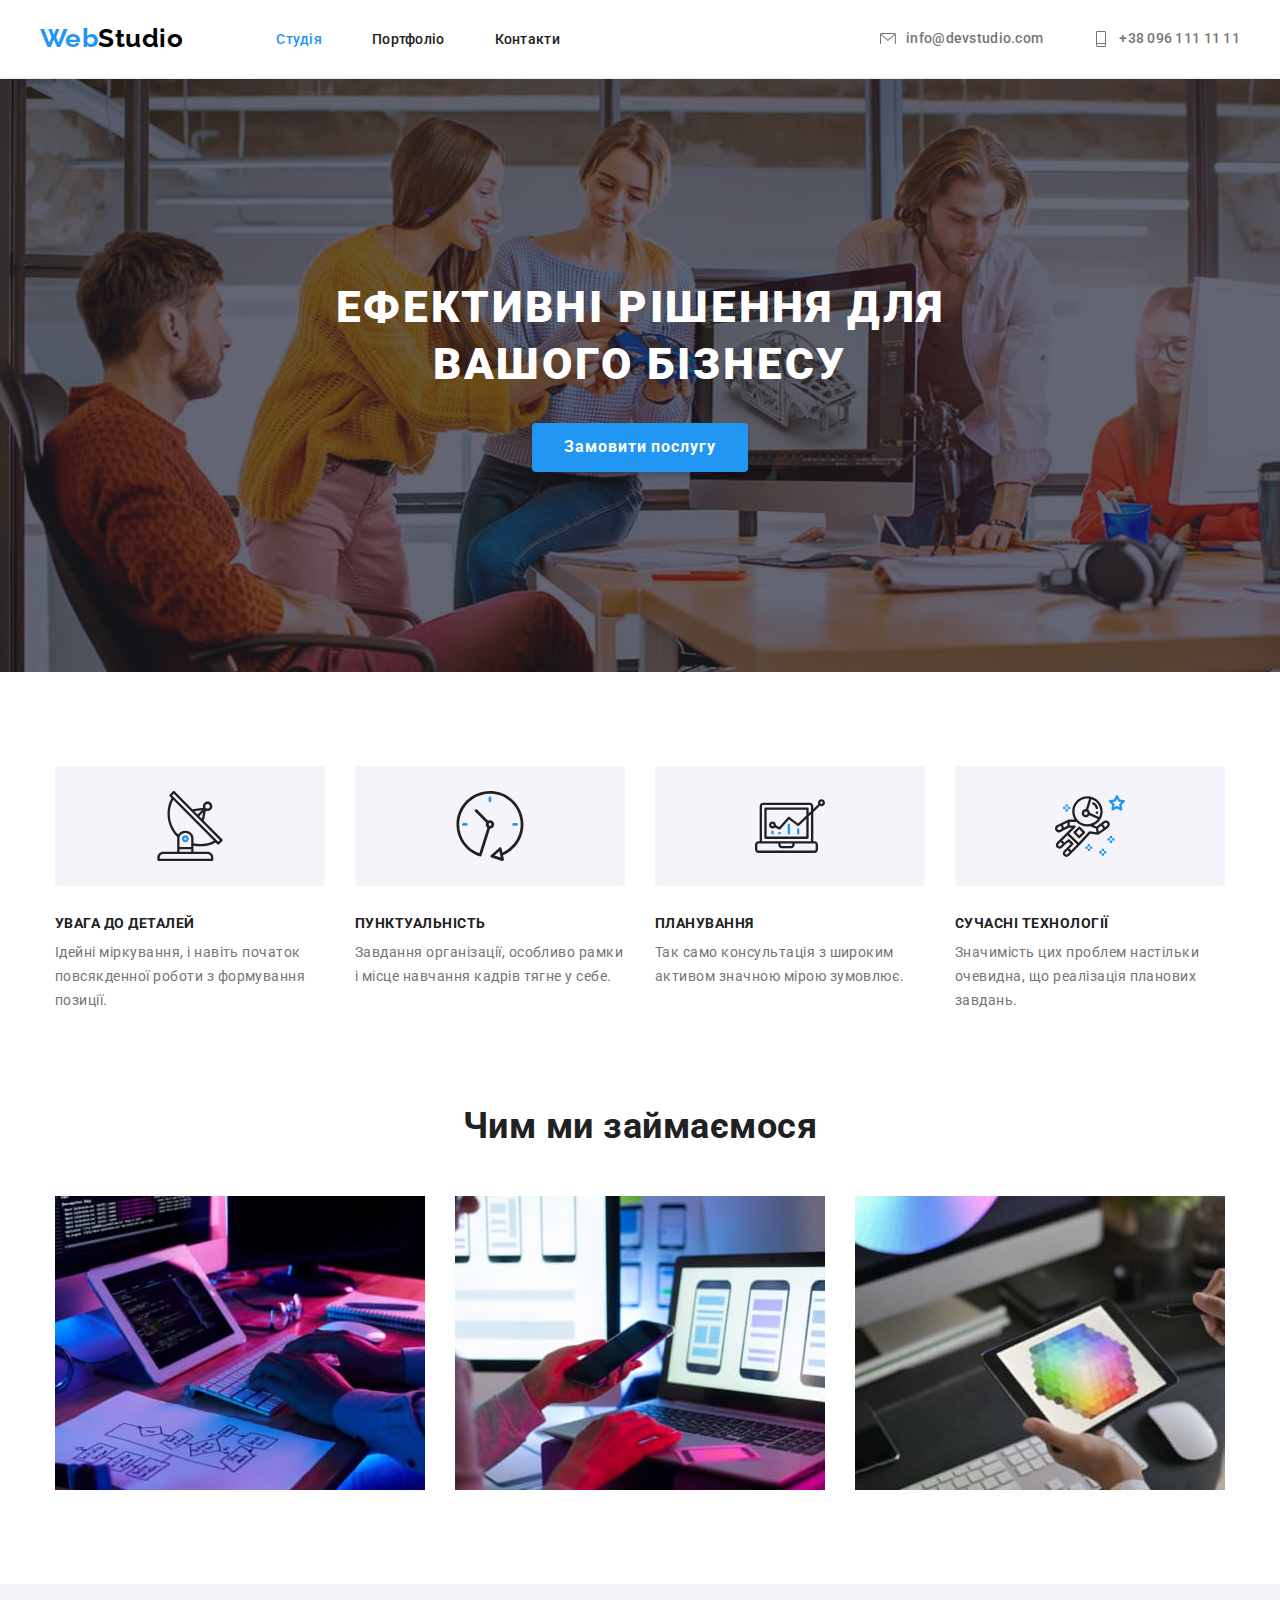
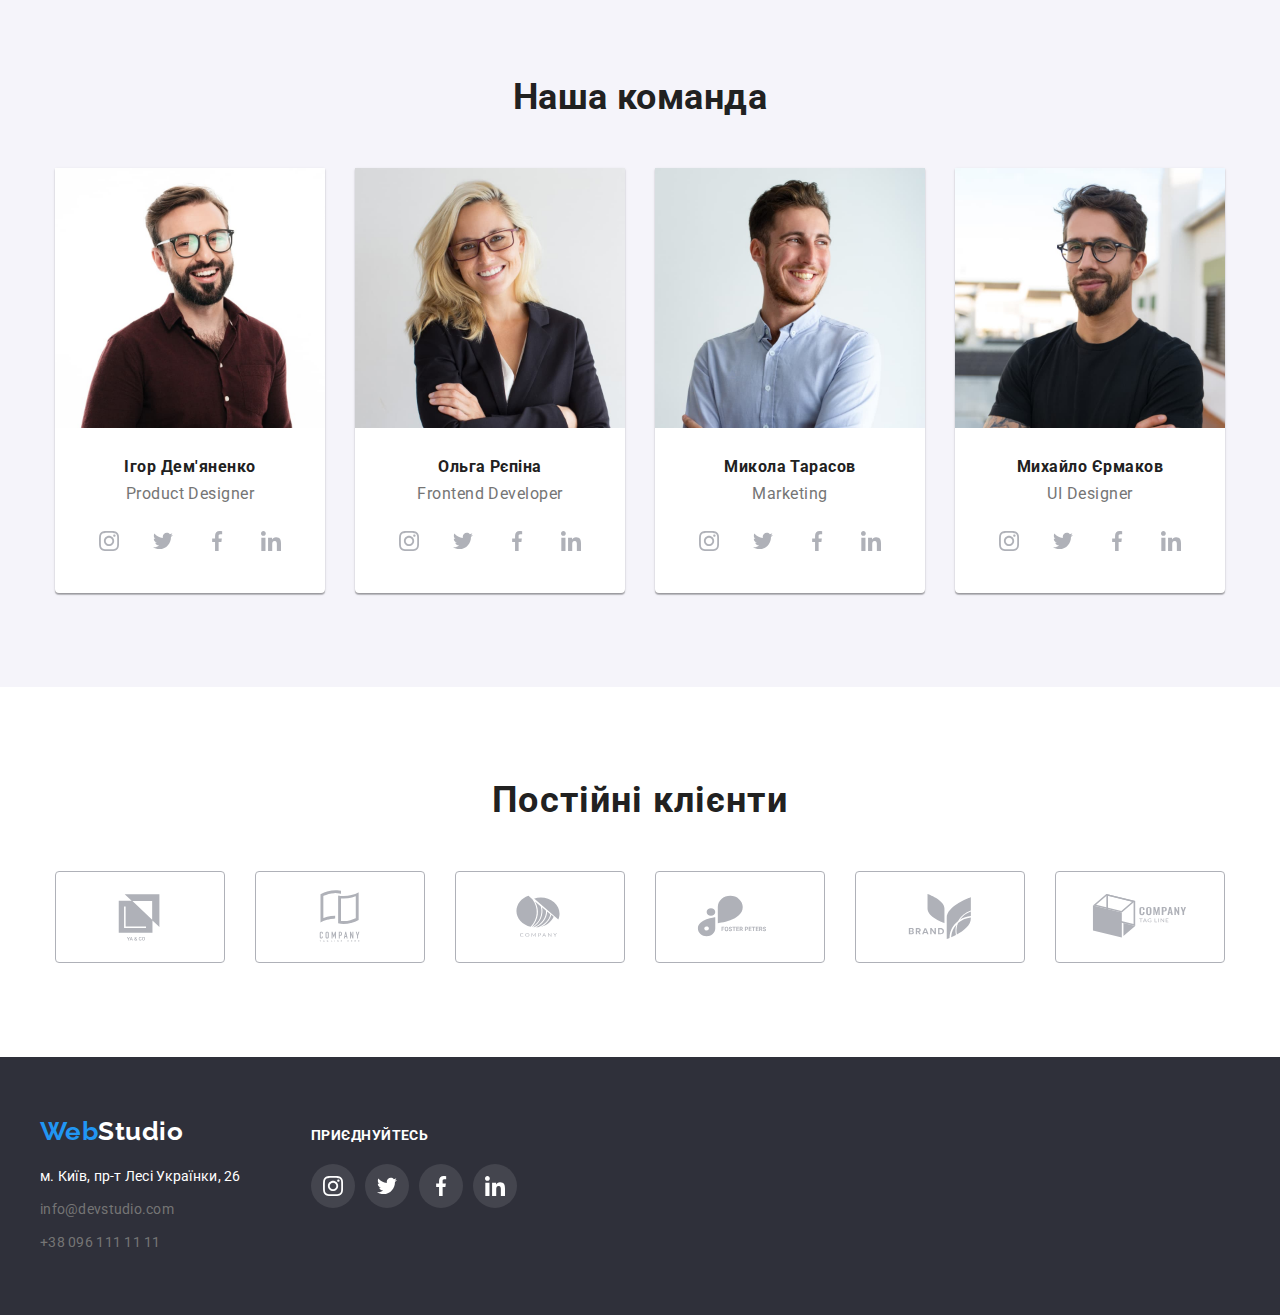
<file: index.html>
<!DOCTYPE html>
<html lang="uk">
  <head>
    <meta charset="UTF-8" />
    <meta http-equiv="X-UA-Compatible" content="IE=edge" />
    <meta name="viewport" content="width=device-width, initial-scale=1.0" />
    <link rel="preconnect" href="https://fonts.googleapis.com" />
    <link rel="preconnect" href="https://fonts.gstatic.com" crossorigin />
    <link
      href="https://fonts.googleapis.com/css2?family=Raleway:wght@700&family=Roboto:wght@400;500;700;900&display=swap"
      rel="stylesheet"
    />
    <title>WebStudio</title>
    <link
      rel="stylesheet"
      href="https://cdnjs.cloudflare.com/ajax/libs/modern-normalize/1.1.0/modern-normalize.min.css"
    />
    <link rel="stylesheet" href="./css/style.css" />
  </head>
  <body class="body">
    <header class="header">
      <div class="header-container container">
        <a href="./index.html" class="header-content"><span class="web-content">Web</span>Studio</a>
        <nav class="header-nav">
          <ul class="header-list list">
            <li class="header-item">
              <a href="./index.html" class="header-link link current">Студія</a>
            </li>
            <li class="header-item">
              <a href="./portfolio.html" class="header-link link">Портфоліо</a>
            </li>
            <li class="header-item"><a href="#address" class="header-link link">Контакти</a></li>
          </ul>
        </nav>
        <ul class="header-contact">
          <li class="header-items list">
            <a href="mailto:info@devstudio.com" class="contacts link">
              <svg viewBox="0 0 43 32" width="16" class="header-icons">
              <use xlink:href="./images/icons.svg#icon-envelope"></use>
              </svg>info@devstudio.com</a>
          </li>
          <li class="header-items list">
            <a href="tel:+380961111111" class="contacts link">
              <svg viewBox="0 0 32 32" width="16" class="header-icons">
              <use xlink:href="./images/icons.svg#icon-vector"></use>
              </svg>+38 096 111 11 11</a>
          </li>
        </ul>
      </div>
    </header>
    <main class="main">
      <!--Шапка-->
      <section class="hero-title">
        <div class="hero-container">
          <h1 class="title">Ефективні рішення для вашого бізнесу</h1>
          <button type="button" class="hero-btn pointer">Замовити послугу</button>
        </div>
      </section>
      <!--Особливості-->
      <section class="features clas section">
        <div class="container">
          <h2 class="visually-hidden">Особливості</h2>
          <ul class="features-list">
            <li class="features-item list">
              <div class="features-icon">
                <svg viewBox="0 0 32 32" width="70" class="features-icons">
                    <use xlink:href="./images/icons.svg#icon-antenna"></use></svg>
              </div>
              <h3 class="features-title">УВАГА ДО ДЕТАЛЕЙ</h3>
              <p class="features-text">
                Ідейні міркування, і навіть початок повсякденної роботи з формування позиції.
              </p>
            </li>
            <li class="features-item list">
              <div class="features-icon">
                <svg viewBox="0 0 32 32" width="70" class="features-icons">
                    <use xlink:href="./images/icons.svg#icon-clock"></use></svg>
              </div>
              <h3 class="features-title">ПУНКТУАЛЬНІСТЬ</h3>
              <p class="features-text">
                Завдання організації, особливо рамки і місце навчання кадрів тягне у себе.
              </p>
            </li>
            <li class="features-item list">
              <div class="features-icon">
                <svg viewBox="0 0 32 32" width="70" class="features-icons">
                    <use xlink:href="./images/icons.svg#icon-diagram"></use></svg>
              </div>
              <h3 class="features-title">ПЛАНУВАННЯ</h3>
              <p class="features-text">
                Так само консультація з широким активом значною мірою зумовлює.
              </p>
            </li>
            <li class="features-item list">
              <div class="features-icon">
                <svg viewBox="0 0 32 32" width="70" class="features-icons">
                    <use xlink:href="./images/icons.svg#icon-astronaut"></use></svg>
              </div>
              <h3 class="features-title">СУЧАСНІ ТЕХНОЛОГІЇ</h3>
              <p class="features-text">
                Значимість цих проблем настільки очевидна, що реалізація планових завдань.
              </p>
            </li>
          </ul>
        </div>
      </section>
      <!--Чим ми займаємося-->
      <section class="classes section">
        <div class="container">
          <h2 class="classes-title">Чим ми займаємося</h2>
          <ul class="classes-list">
            <li class="classes-item list">
              <img
                src="./images/чим_ми_займаємося/box1.jpg"
                alt="додаток для компютера"
                width="370"
                height="294"
                class="classes-box"
              />
            </li>
            <li class="classes-item list">
              <img
                src="./images/чим_ми_займаємося/box2.jpg"
                alt="додаток для телефона"
                width="370"
                height="294"
                class="classes-box"
              />
            </li>
            <li class="classes-item list">
              <img
                src="./images/чим_ми_займаємося/box3.jpg"
                alt="додаток для планшету"
                width="370"
                height="294"
                class="classes-box"
              />
            </li>
          </ul>
        </div>
      </section>
      <!--Наша команда-->
      <section class="team section">
        <div class="container">
          <h2 class="team-title">Наша команда</h2>
          <ul class="team-list">
            <li class="team-item list">
              <img
                src="./images/наша_команда/команда1.jpg"
                alt="Ігор Дем'яненко"
                width="270"
                height="260"
                class="team-card"
              />
              <div class="cards">
                <h3 class="our-team">Ігор Дем'яненко</h3>
                <p class="text">Product Designer</p>
                <ul class="team-list-social list">
                  <li class="team-social">
                    <a class="team-social-icons" href=""
                      ><svg viewBox="0 0 32 32" class="social-icons">
                        <use xlink:href="./images/icons.svg#icon-instagram"></use></svg></a>
                  </li>
                  <li class="team-social">
                    <a class="team-social-icons" href=""
                      ><svg viewBox="0 0 32 32" class="social-icons">
                        <use xlink:href="./images/icons.svg#icon-twitter"></use></svg></a>
                  </li>
                  <li class="team-social">
                    <a class="team-social-icons" href=""
                      ><svg viewBox="0 0 32 32" class="social-icons">
                        <use xlink:href="./images/icons.svg#icon-facebook"></use></svg></a>
                  </li>
                  <li class="team-social">
                    <a class="team-social-icons" href=""
                      ><svg viewBox="0 0 32 32" class="social-icons">
                        <use xlink:href="./images/icons.svg#icon-linkedin"></use></svg></a>
                  </li>
                </ul>
              </div>
            </li>
            <li class="team-item list">
              <img
                src="./images/наша_команда/команда2.jpg"
                alt="Ольга Рєпіна"
                width="270"
                height="260"
                class="team-card"
              />
              <div class="cards">
                <h3 class="our-team">Ольга Рєпіна</h3>
                <p class="text">Frontend Developer</p>
                <ul class="team-list-social list">
                  <li class="team-social">
                    <a class="team-social-icons" href=""
                      ><svg viewBox="0 0 32 32" class="social-icons">
                        <use xlink:href="./images/icons.svg#icon-instagram"></use></svg></a>
                  </li>
                  <li class="team-social">
                    <a class="team-social-icons" href=""
                      ><svg viewBox="0 0 32 32" class="social-icons">
                        <use xlink:href="./images/icons.svg#icon-twitter"></use></svg></a>
                  </li>
                  <li class="team-social">
                    <a class="team-social-icons" href=""
                      ><svg viewBox="0 0 32 32" class="social-icons">
                        <use xlink:href="./images/icons.svg#icon-facebook"></use></svg></a>
                  </li>
                  <li class="team-social">
                    <a class="team-social-icons" href=""
                      ><svg viewBox="0 0 32 32" class="social-icons">
                        <use xlink:href="./images/icons.svg#icon-linkedin"></use></svg></a>
                  </li>
                </ul>
              </div>
            </li>
            <li class="team-item list">
              <img
                src="./images/наша_команда/команда3.jpg"
                alt="Микола Тарасов"
                width="270"
                height="260"
                class="team-card"
              />
              <div class="cards">
                <h3 class="our-team">Микола Тарасов</h3>
                <p class="text">Marketing</p>
                <ul class="team-list-social list">
                  <li class="team-social">
                    <a class="team-social-icons" href=""
                      ><svg viewBox="0 0 32 32" class="social-icons">
                        <use xlink:href="./images/icons.svg#icon-instagram"></use></svg></a>
                  </li>
                  <li class="team-social">
                    <a class="team-social-icons" href=""
                      ><svg viewBox="0 0 32 32" class="social-icons">
                        <use xlink:href="./images/icons.svg#icon-twitter"></use></svg></a>
                  </li>
                  <li class="team-social">
                    <a class="team-social-icons" href=""
                      ><svg viewBox="0 0 32 32" class="social-icons">
                        <use xlink:href="./images/icons.svg#icon-facebook"></use></svg></a>
                  </li>
                  <li class="team-social">
                    <a class="team-social-icons" href=""
                      ><svg viewBox="0 0 32 32" class="social-icons">
                        <use xlink:href="./images/icons.svg#icon-linkedin"></use></svg></a>
                  </li>
                </ul>
              </div>
            </li>
            <li class="team-item list">
              <img
                src="./images/наша_команда/команда4.jpg"
                alt="Михайло Єрмаков"
                width="270"
                height="260"
                class="team-card"
              />
              <div class="cards">
                <h3 class="our-team">Михайло Єрмаков</h3>
                <p class="text">UI Designer</p>
                <ul class="team-list-social list">
                  <li class="team-social">
                    <a class="team-social-icons" href=""
                      ><svg viewBox="0 0 32 32" class="social-icons">
                        <use xlink:href="./images/icons.svg#icon-instagram"></use></svg></a>
                  </li>
                  <li class="team-social">
                    <a class="team-social-icons" href=""
                      ><svg viewBox="0 0 32 32" class="social-icons">
                        <use xlink:href="./images/icons.svg#icon-twitter"></use></svg></a>
                  </li>
                  <li class="team-social">
                    <a class="team-social-icons" href=""
                      ><svg viewBox="0 0 32 32" class="social-icons">
                        <use xlink:href="./images/icons.svg#icon-facebook"></use></svg></a>
                  </li>
                  <li class="team-social">
                    <a class="team-social-icons" href=""
                      ><svg viewBox="0 0 32 32" class="social-icons">
                        <use xlink:href="./images/icons.svg#icon-linkedin"></use></svg></a>
                  </li>
                </ul>
              </div>
            </li>
          </ul>
        </div>
      </section>
      <!--постійні клієнти-->
      <section class="client section">
        <div class="container">
          <h2 class="client-title">Постійні клієнти</h2>
          <ul class="client-list list">
            <li class="client-item">
              <a class="client-icon" href=""
                ><svg viewBox="0 0 57 32" class="client-icons">
                  <use xlink:href="./images/icons.svg#icon-logo"></use></svg></a>
            </li>
            <li class="client-item">
              <a class="client-icon" href=""
                ><svg viewBox="0 0 57 32" class="client-icons">
                  <use xlink:href="./images/icons.svg#icon-logo1"></use></svg></a>
            </li>
            <li class="client-item">
              <a class="client-icon" href=""
                ><svg viewBox="0 0 57 32" class="client-icons">
                  <use xlink:href="./images/icons.svg#icon-logo2"></use></svg></a>
            </li>
            <li class="client-item">
              <a class="client-icon" href=""
                ><svg viewBox="0 0 57 32" class="client-icons">
                  <use xlink:href="./images/icons.svg#icon-logo3"></use></svg></a>
            </li>
            <li class="client-item">
              <a class="client-icon" href=""
                ><svg viewBox="0 0 57 32" class="client-icons">
                  <use xlink:href="./images/icons.svg#icon-logo4"></use></svg></a>
            </li>
            <li class="client-item">
              <a class="client-icon" href=""
                ><svg viewBox="0 0 57 32" class="client-icons">
                  <use xlink:href="./images/icons.svg#icon-logo5"></use></svg></a>
            </li>
          </ul>
        </div>
      </section>
    </main>
    <footer class="footer">
      <div class="footer-container container">
        <div class="footer-contact">
          <a href="./index.html" class="footer-content"
            ><span class="web-content">Web</span>Studio</a
          >
          <address id="address" class="address">
            <ul class="footer-contact">
              <li class="footer-item list">
                <a
                  href="https://goo.gl/maps/LxJnKi2YJGoGmcJx7"
                  target="”_blank”"
                  rel="nofollow noopener noreferrer"
                  class="address link"
                  >м. Київ, пр-т Лесі Українки, 26</a
                >
              </li>
              <li class="footer-items list">
                <a href="mailto:info@devstudio.com" class="contact link">info@devstudio.com</a>
              </li>
              <li class="footer-items list">
                <a href="tel:+380961111111" class="contact link">+38 096 111 11 11</a>
              </li>
            </ul>
          </address>
        </div>
        <div class="footer-icons">
          <b class="footer-text">приєднуйтесь</b>
          <ul class="footer-list list">
            <li class="footer-social">
              <a class="footer-social-icons" href=""
                ><svg viewBox="0 0 32 32" class="social-icons">
                  <use xlink:href="./images/icons.svg#icon-instagram"></use></svg></a>
            </li>
            <li class="footer-social">
              <a class="footer-social-icons" href=""
                ><svg viewBox="0 0 32 32" class="social-icons">
                  <use xlink:href="./images/icons.svg#icon-twitter"></use></svg></a>
            </li>
            <li class="footer-social">
              <a class="footer-social-icons" href=""
                ><svg viewBox="0 0 32 32" class="social-icons">
                  <use xlink:href="./images/icons.svg#icon-facebook"></use></svg></a>
            </li>
            <li class="footer-social">
              <a class="footer-social-icons" href="">
                <svg viewBox="0 0 32 32" class="social-icons">
                <use xlink:href="./images/icons.svg#icon-linkedin">
                </use>
              </svg>
            </a>
            </li>
          </ul>
        </div>
      </div>
    </footer>
  </body>
</html>
</file>
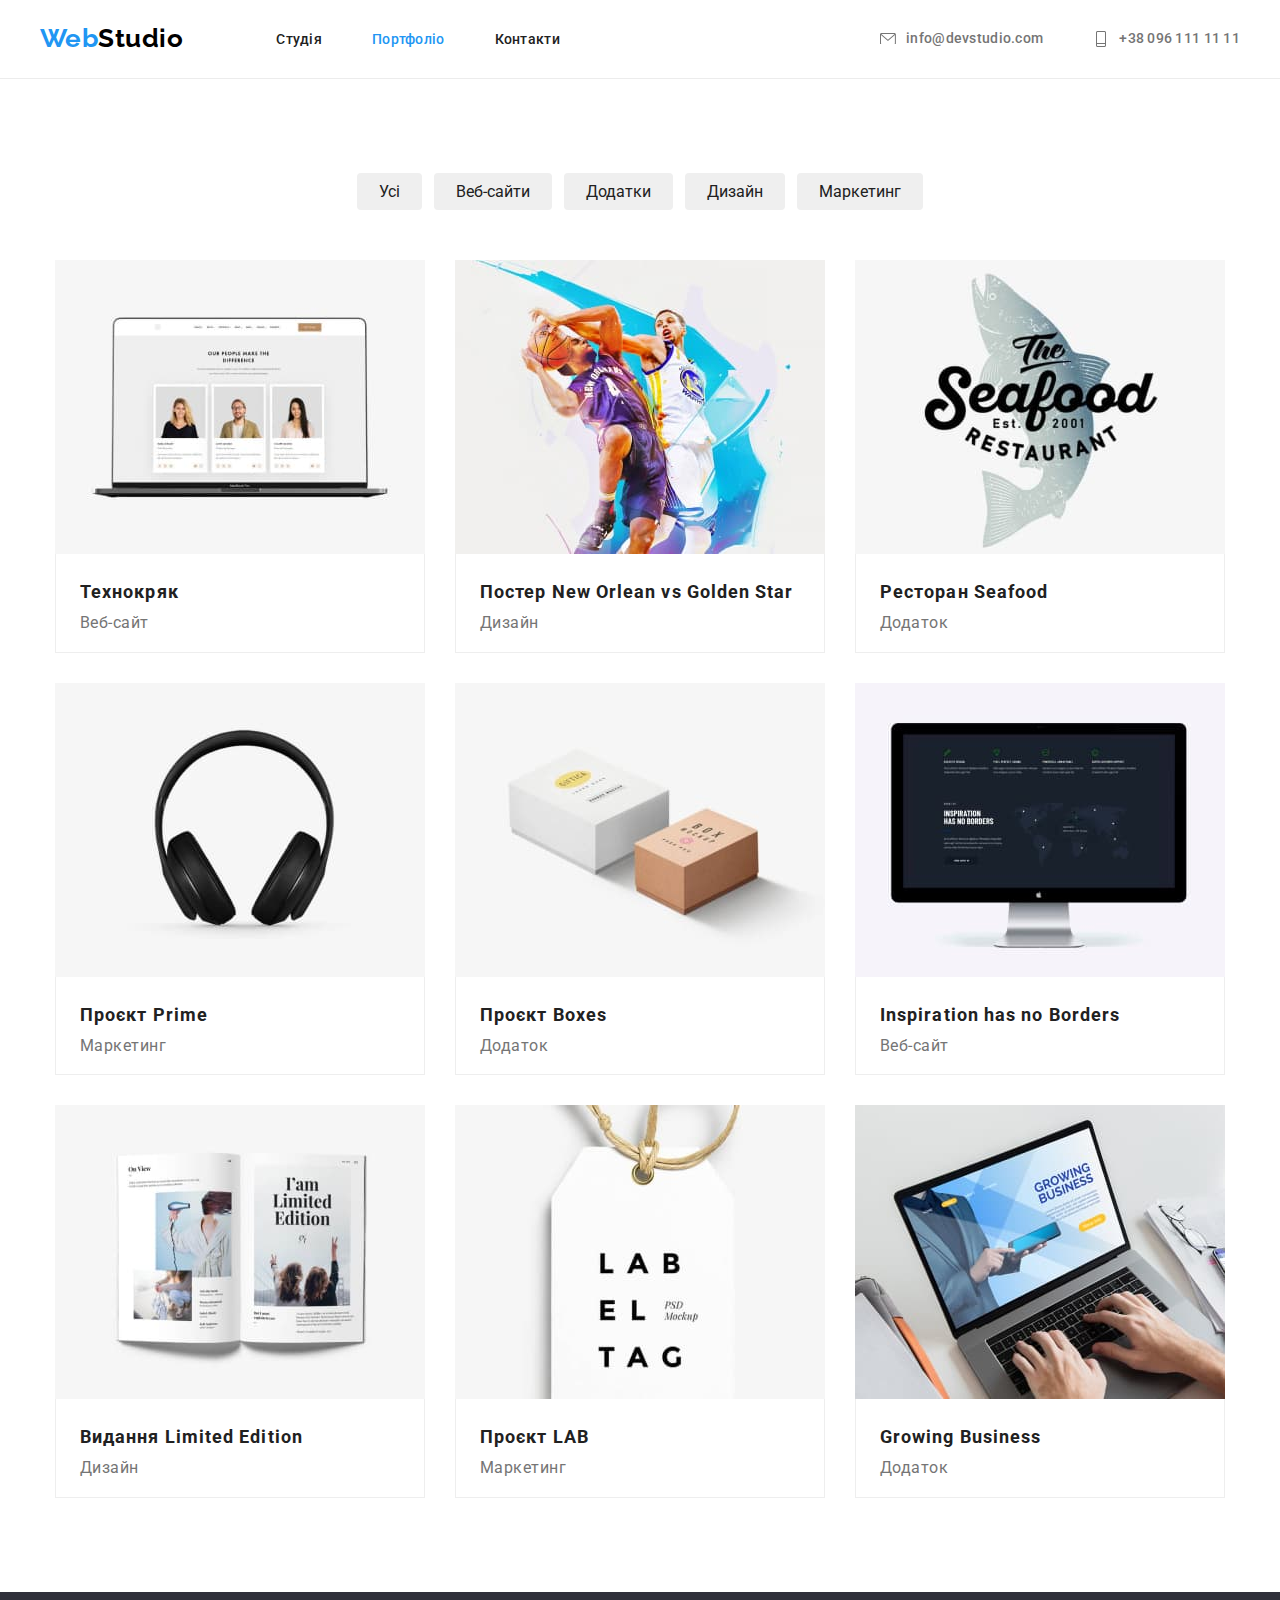
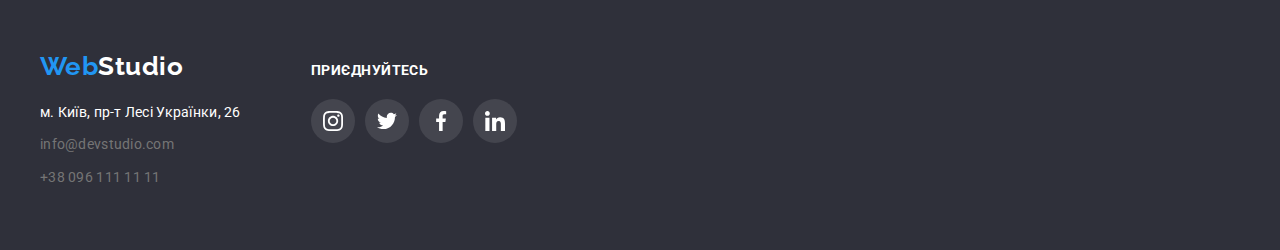
<file: portfolio.html>
<!DOCTYPE html>
<html lang="uk">
  <head>
    <meta charset="UTF-8" />
    <meta http-equiv="X-UA-Compatible" content="IE=edge" />
    <meta name="viewport" content="width=device-width, initial-scale=1.0" />
    <link rel="preconnect" href="https://fonts.googleapis.com" />
    <link rel="preconnect" href="https://fonts.gstatic.com" crossorigin />
    <link
      href="https://fonts.googleapis.com/css2?family=Raleway:wght@700&family=Roboto:wght@400;500;700;900&display=swap"
      rel="stylesheet"
    />
    <title>WebStudio</title>
    <link
      rel="stylesheet"
      href="https://cdnjs.cloudflare.com/ajax/libs/modern-normalize/1.1.0/modern-normalize.min.css"
    />
    <link rel="stylesheet" href="./css/style.css" />
  </head>
  <body class="body">
    <header class="header">
      <div class="header-container container">
        <a href="./index.html" class="header-content"><span class="web-content">Web</span>Studio</a>
        <nav class="header-nav">
          <ul class="header-list list">
            <li class="header-item"><a href="./index.html" class="header-link link">Студія</a></li>
            <li class="header-item">
              <a href="./portfolio.html" class="header-link link current">Портфоліо</a>
            </li>
            <li class="header-item"><a href="#address" class="header-link link">Контакти</a></li>
          </ul>
        </nav>
        <ul class="header-contact">
          <li class="header-items list">
            <a href="mailto:info@devstudio.com" class="contacts link"><svg viewBox="0 0 43 32" width="16" class="header-icons">
                <use xlink:href="./images/icons.svg#icon-envelope"></use></svg>info@devstudio.com</a>
          </li>
          <li class="header-items list">
            <a href="tel:+380961111111" class="contacts link"><svg viewBox="0 0 32 32" width="16" class="header-icons">
                <use xlink:href="./images/icons.svg#icon-vector"></use></svg>+38 096 111 11 11</a>
          </li>
        </ul>
      </div>
    </header>
    <main>
      <!-- наші проекти -->
      <section class="button section">
        <div class="container">
          <ul class="button-list">
            <li class="button-item"><button type="button" class="btn">Усі</button></li>
            <li class="button-item"><button type="button" class="btn">Веб-сайти</button></li>
            <li class="button-item"><button type="button" class="btn">Додатки</button></li>
            <li class="button-item"><button type="button" class="btn">Дизайн</button></li>
            <li class="button-item"><button type="button" class="btn">Маркетинг</button></li>
          </ul>
          <ul class="work-list list">
            <li class="work-item">
              <a href="" class="portfolio">
                <img class="project"
                  src="./images/портфоліо/img1.jpg"
                  alt="Технокряк"
                  width="370"
                  height="294"/>
                <div class="projects">
                  <h3 class="work-title">Технокряк</h3>
                  <p class="text">Веб-сайт</p>
                </div>
              </a>
            </li>
            <li class="work-item">
              <a href="" class="portfolio">
                <img class="project"
                  src="./images/портфоліо/img2.jpg"
                  alt="Постер"
                  width="370"
                  height="294"/>
                <div class="projects">
                  <h3 class="work-title">Постер New Orlean vs Golden Star</h3>
                  <p class="text">Дизайн</p>
                </div>
              </a>
            </li>
            <li class="work-item">
              <a href="" class="portfolio">
                <img class="project"
                  src="./images/портфоліо/img3.jpg"
                  alt="Ресторан"
                  width="370"
                  height="294"/>
                <div class="projects">
                  <h3 class="work-title">Ресторан Seafood</h3>
                  <p class="text">Додаток</p>
                </div>
              </a>
            </li>
            <li class="work-item">
              <a href="" class="portfolio">
                <img class="project"
                  src="./images/портфоліо/img4.jpg"
                  alt="Проєкт Prime"
                  width="370"
                  height="294"/>
                <div class="projects">
                  <h3 class="work-title">Проєкт Prime</h3>
                  <p class="text">Маркетинг</p>
                </div>
              </a>
            </li>
            <li class="work-item">
              <a href="" class="portfolio">
                <img class="project"
                  src="./images/портфоліо/img5.jpg"
                  alt="Проєкт Boxes"
                  width="370"
                  height="294">
                <div class="projects">
                  <h3 class="work-title">Проєкт Boxes</h3>
                  <p class="text">Додаток</p>
                </div>
              </a>
            </li>
            <li class="work-item">
              <a href="" class="portfolio"
                ><img
                  class="project"
                  src="./images/портфоліо/img6.jpg"
                  alt="Inspiration has no Borders"
                  width="370"
                  height="294"/>
                <div class="projects">
                  <h3 class="work-title">Inspiration has no Borders</h3>
                  <p class="text">Веб-сайт</p>
                </div>
              </a>
            </li>
            <li class="work-item proj">
              <a href="" class="portfolio">
                <img class="project"
                  src="./images/портфоліо/img7.jpg"
                  alt="Видання Limited Edition"
                  width="370"
                  height="294"/>
                <div class="projects">
                  <h3 class="work-title">Видання Limited Edition</h3>
                  <p class="text">Дизайн</p>
                </div>
              </a>
            </li>
            <li class="work-item proj">
              <a href="" class="portfolio">
                <img class="project"
                  src="./images/портфоліо/img8.jpg"
                  alt="Проєкт LAB"
                  width="370"
                  height="294"/>
                <div class="projects">
                  <h3 class="work-title">Проєкт LAB</h3>
                  <p class="text">Маркетинг</p>
                </div></a>
            </li>
            <li class="work-item proj">
              <a href="" class="portfolio">
                <img class="project"
                  src="./images/портфоліо/img9.jpg"
                  alt="Growing Business"
                  width="370"
                  height="294"/>
                <div class="projects">
                  <h3 class="work-title">Growing Business</h3>
                  <p class="text">Додаток</p>
                </div>
              </a>
            </li>
          </ul>
        </div>
      </section>
    </main>
    <footer class="footer">
      <div class="footer-container container">
        <div class="footer-contact">
          <a href="./index.html" class="footer-content"><span class="web-content">Web</span>Studio</a>
          <address id="address" class="address">
            <ul class="footer-contact">
              <li class="footer-item list">
                <a href="https://goo.gl/maps/LxJnKi2YJGoGmcJx7"
                  target="”_blank”"
                  rel="nofollow noopener noreferrer"
                  class="address link"
                  >м. Київ, пр-т Лесі Українки, 26</a>
              </li>
              <li class="footer-items list">
                <a href="mailto:info@devstudio.com" class="contact link">info@devstudio.com</a>
              </li>
              <li class="footer-items list">
                <a href="tel:+380961111111" class="contact link">+38 096 111 11 11</a>
              </li>
            </ul>
          </address>
        </div>
        <div class="footer-icons">
          <b class="footer-text">приєднуйтесь</b>
          <ul class="footer-list list">
            <li class="footer-social">
              <a class="footer-social-icons" href="">
                <svg viewBox="0 0 32 32" class="social-icons">
                  <use xlink:href="./images/icons.svg#icon-instagram">
                  </use>
                </svg>
              </a>
            </li>
            <li class="footer-social">
              <a class="footer-social-icons" href="">
                <svg viewBox="0 0 32 32" class="social-icons">
                  <use xlink:href="./images/icons.svg#icon-twitter">
                  </use>
                </svg>
              </a>
            </li>
            <li class="footer-social">
              <a class="footer-social-icons" href="">
                <svg viewBox="0 0 32 32" class="social-icons">
                  <use xlink:href="./images/icons.svg#icon-facebook">
                  </use>
                </svg>
              </a>
            </li>
            <li class="footer-social">
              <a class="footer-social-icons" href="">
                <svg viewBox="0 0 32 32" class="social-icons">
                  <use xlink:href="./images/icons.svg#icon-linkedin">
                  </use>
                </svg>
              </a>
            </li>
          </ul>
        </div>
      </div>
    </footer>
  </body>
</html>
</file>
<file: css/style.css>
:root {
  --secondary-text-color: #212121;
  --secondary-bcg-color: #f5f5f5;
  --accent-color: #2196f3;
  --secondary-white-color: #ffffff;
}

h1,
h2,
h3,
h4,
h5,
h6,
p {
  margin: 0;
}

ul {
  margin: 0;
  padding: 0;
}

body {
  font-family: 'Roboto', sans-serif;
  font-weight: 500;
  letter-spacing: 0.03em;
}

.container {
  width: 1230px;
  margin-left: auto;
  margin-right: auto;
  padding-left: 15px;
  padding-right: 15px;
  /* outline: 1px solid red; */
}

.list {
  list-style: none;
}

/* header */

.header {
  background-color: var(--secondary-white-color);
  text-decoration: none;
  border-bottom: 1px solid #ececec;
}

.header-container {
  max-width: 1600px;
  display: flex;
  align-items: center;
}

.header-content {
  font-family: 'Raleway';
  font-weight: 700;
  font-size: 26px;
  line-height: 1.1;
  color: #000000;
  text-decoration: none;
  padding-top: 24px;
  padding-bottom: 25px;
  margin-right: 93px;
}

.header-list {
  display: flex;
}

.header-item,
.header-items {
  display: block;
}

.header-item:not(:first-child),
.header-items:not(:first-child) {
  margin-left: 50px;
}

.header-link {
  padding-top: 20px;
  padding-bottom: 20px;
}

.header-contact {
  display: flex;
  margin-left: auto;
}

.web-content {
  color: var(--accent-color);
}

.link:hover,
.link:focus {
  color: var(--accent-color);
}

.link.current {
  color: var(--accent-color);
}

.link {
  font-size: 14px;
  line-height: 1.1;
  letter-spacing: 0.02em;
  color: var(--secondary-text-color);
  text-decoration: none;
}

.contacts {
  font-weight: 500;
  color: #757575;
  fill: #757575;
  font-style: normal;
  text-decoration: none;
  padding-top: 20px;
  padding-bottom: 20px;
  display: flex;
  align-items: center;
}

.contacts:hover,
.contacts:focus svg {
  fill: var(--accent-color);
}

.header-icons {
  margin-right: 10px;
}

.contact {
  font-weight: 400;
  color: #757575;
  font-style: normal;
  text-decoration: none;
}

/* main */

.hero-container {
  max-width: 1600px;
  padding-top: 200px;
  padding-bottom: 200px;
  background-image: linear-gradient(rgba(47, 48, 58, 0.4), rgba(47, 48, 58, 0.4)),
    url('../images/герой/hero.jpg');
  background-repeat: no-repeat;
  background-size: cover;
  margin: 0 auto;
}

.title {
  font-weight: 900;
  font-size: 44px;
  line-height: 1.3;
  text-align: center;
  letter-spacing: 0.06em;
  text-transform: uppercase;
  color: var(--secondary-white-color);
  width: 696px;
  margin: 0 auto;
  margin-bottom: 30px;
}

.hero-btn {
  display: block;
  border: none;
  font-weight: 700;
  font-size: 16px;
  line-height: 1.8;
  letter-spacing: 0.06em;
  background-color: #2196f3;
  color: var(--secondary-white-color);
  box-shadow: 0px 4px 4px rgba(0, 0, 0, 0.15);
  border-radius: 4px;
  padding: 10px 32px;
  cursor: pointer;
  margin: 0 auto;
}

/* особливості */

.features,
.classes {
  color: var(--secondary-bcg-color);
}

.visually-hidden {
  position: absolute;
  white-space: nowrap;
  width: 1px;
  height: 1px;
  overflow: hidden;
  border: 0;
  padding: 0;
  clip: rect(0 0 0 0);
  clip-path: inset(50%);
  margin: -1px;
}

.section {
  padding-top: 94px;
  padding-bottom: 94px;
}

.clas {
  padding-bottom: 0;
}

.features-list {
  width: 1170px;
  display: flex;
  margin: 0 auto;
}

.features-icon {
  display: flex;
  align-items: center;
  justify-content: center;
  width: 270px;
  height: 120px;
  background-color: #f5f4fa;
  border-radius: 4px;
  margin-bottom: 30px;
}

.features-item:not(:last-child) {
  margin-right: 30px;
}

.features-title {
  font-weight: 700;
  font-size: 14px;
  line-height: 1.1;
  text-transform: uppercase;
  color: var(--secondary-text-color);
  margin-bottom: 10px;
}

.features-text {
  width: 270px;
  font-weight: 400;
  font-size: 14px;
  line-height: 1.7;
  color: #757575;
}

/* чим ми займаємося */

.classes-title {
  font-weight: 700;
  font-size: 36px;
  line-height: 1.1;
  text-align: center;
  color: var(--secondary-text-color);
  margin-bottom: 50px;
}

.classes-list {
  width: 1170px;
  display: flex;
  margin: 0 auto;
}

.classes-item:not(:last-child) {
  margin-right: 30px;
}

.classes-box {
  display: block;
}

/* наша команда */

.team {
  background-color: #f5f4fa;
}

.team-title {
  font-weight: 700;
  font-size: 36px;
  line-height: 1.1;
  text-align: center;
  color: var(--secondary-text-color);
  margin-bottom: 50px;
}

.team-list {
  width: 1170px;
  display: flex;
  margin: 0 auto;
}

.our-team {
  font-size: 16px;
  line-height: 1.1;
  color: var(--secondary-text-color);
  margin-bottom: 10px;
}

.team-list-social {
  display: flex;
  align-items: center;
  justify-content: center;
  gap: 10px;
  margin-top: 16px;
}

.team-social {
  width: 44px;
  height: 44px;
  display: flex;
  align-items: center;
  justify-content: center;
}

.team-social-icons {
  display: flex;
  fill: #afb1b8;
}

.team-social-icons:hover,
.team-social-icons:focus {
  width: 44px;
  height: 44px;
  border-radius: 50%;
  background-color: var(--accent-color);
  display: flex;
  align-items: center;
  justify-content: center;
  fill: var(--secondary-white-color);
}

.social-icons {
  width: 20px;
}

.team-item {
  background-color: var(--secondary-white-color);
  box-shadow: 0px 1px 3px rgba(0, 0, 0, 0.12), 0px 1px 1px rgba(0, 0, 0, 0.14),
    0px 2px 1px rgba(0, 0, 0, 0.2);
  border-radius: 0px 0px 4px 4px;
}

.team-item:not(:first-child) {
  margin-left: 30px;
}

.team-card {
  display: block;
}

.cards {
  padding: 30px 10px;
  text-align: center;
}

.text {
  font-weight: 400;
  font-size: 16px;
  line-height: 1.1;
  color: #757575;
}

/* Постійні клієнти */

.client-title {
  font-style: normal;
  font-weight: 700;
  font-size: 36px;
  line-height: 1.1;
  text-align: center;
  letter-spacing: 0.03em;
  color: var(--secondary-text-color);
  margin-bottom: 50px;
}

.client-list {
  display: flex;
  align-items: center;
  justify-content: center;
  gap: 30px;
}

.client-icon {
  justify-content: center;
  display: flex;
  align-items: center;
  width: 170px;
  height: 92px;
  border: 1px solid #afb1b8;
  border-radius: 4px;
  fill: #afb1b8;
}

.client-icons {
  width: 106px;
  height: 60px;
}

.client-icon:hover,
.client-icon:focus {
  border-color: var(--accent-color);
  fill: var(--accent-color);
}

/* footer */

.footer {
  background-color: #2f303a;
  padding-top: 60px;
  padding-bottom: 60px;
}

.footer-container {
  max-width: 1600px;
  display: flex;
  align-items: baseline;
}

.footer-content {
  font-family: 'Raleway';
  font-weight: 700;
  font-size: 26px;
  line-height: 1.1;
  color: var(--secondary-white-color);
  text-decoration: none;
}

.address {
  font-style: normal;
  font-weight: 400;
  font-size: 14px;
  line-height: 1.7;
  text-decoration: none;
  color: var(--secondary-white-color);
  margin-top: 20px;
}

.footer-items:not(:first-child) {
  margin-top: 9px;
}

.footer-icons {
  margin-left: 70px;
}

.footer-text {
  font-size: 14px;
  line-height: 1.1;
  text-transform: uppercase;
  color: var(--secondary-white-color);
}

.footer-list {
  display: flex;
  gap: 10px;
}

.footer-social {
  width: 44px;
  height: 44px;
  display: flex;
  align-items: center;
  justify-content: center;
  margin-top: 20px;
  border-radius: 50%;
  background: rgba(255, 255, 255, 0.1);
}

.footer-social-icons {
  display: flex;
  fill: var(--secondary-white-color);
}

.footer-social-icons:hover,
.footer-social-icons:focus {
  width: 44px;
  height: 44px;
  display: flex;
  align-items: center;
  justify-content: center;
  border-radius: 50%;
  background: #2196f3;
}

/* портфоліо */

.button {
  max-width: 1230px;
  margin: 0 auto;
}

.button-list {
  width: 575px;
  color: var(--secondary-bcg-color);
  list-style: none;
  display: flex;
  margin: 0 auto;
  margin-bottom: 50px;
}

.button-item {
  margin: 0 auto;
}

.button-item:not(:last-child) {
  margin-right: 8px;
}

.btn:hover,
.btn:focus {
  color: var(--secondary-white-color);
  background-color: var(--accent-color);
  border: none;
  box-shadow: 0px 3px 1px rgba(0, 0, 0, 0.1), 0px 1px 2px rgba(0, 0, 0, 0.08),
    0px 2px 2px rgba(0, 0, 0, 0.12);
}

.btn {
  display: block;
  font-size: 16px;
  line-height: 1.6;
  color: var(--secondary-text-color);
  border-radius: 4px;
  border: none;
  cursor: pointer;
  padding: 6px 22px;
}

.work-title {
  font-weight: 700;
  font-size: 18px;
  line-height: 2;
  letter-spacing: 0.06em;
  color: var(--secondary-text-color);
  margin-bottom: 4px;
}

.work-list {
  max-width: 1230px;
  display: flex;
  flex-wrap: wrap;
  align-items: flex-start;
  margin: 0 auto;
}

.work-item {
  margin: 0 auto;
  margin-bottom: 30px;
}

.portfolio {
  display: block;
  text-decoration: none;
}

.portfolio:hover,
.portfolio:focus {
  box-shadow: 0px 1px 1px rgba(0, 0, 0, 0.12), 0px 4px 4px rgba(0, 0, 0, 0.06), 1px 4px 6px rgba(0, 0, 0, 0.16);
}

.project {
  display: block;
}

.projects {
  border-bottom: 1px solid #eeeeee;
  border-left: 1px solid #eeeeee;
  border-right: 1px solid #eeeeee;
  padding: 20px 24px;
}

.proj {
  margin-bottom: 0;
}
</file>
